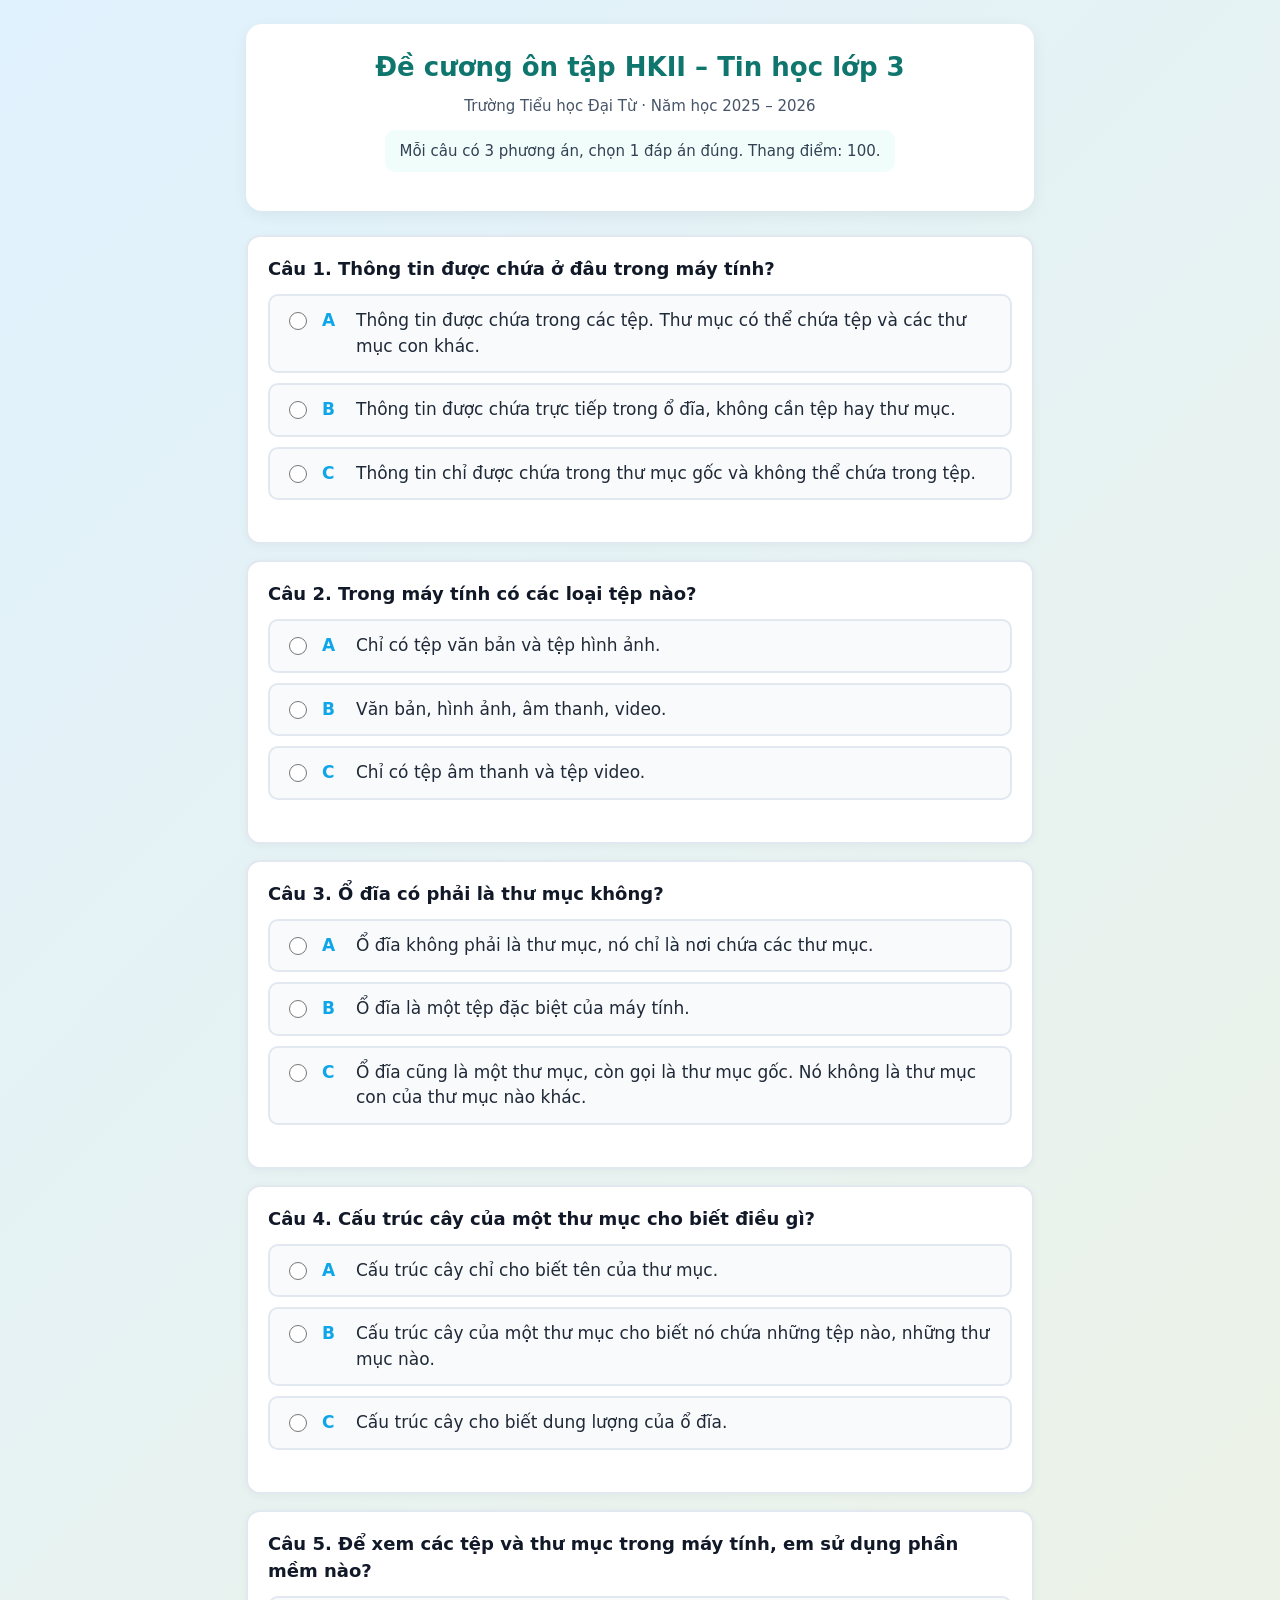
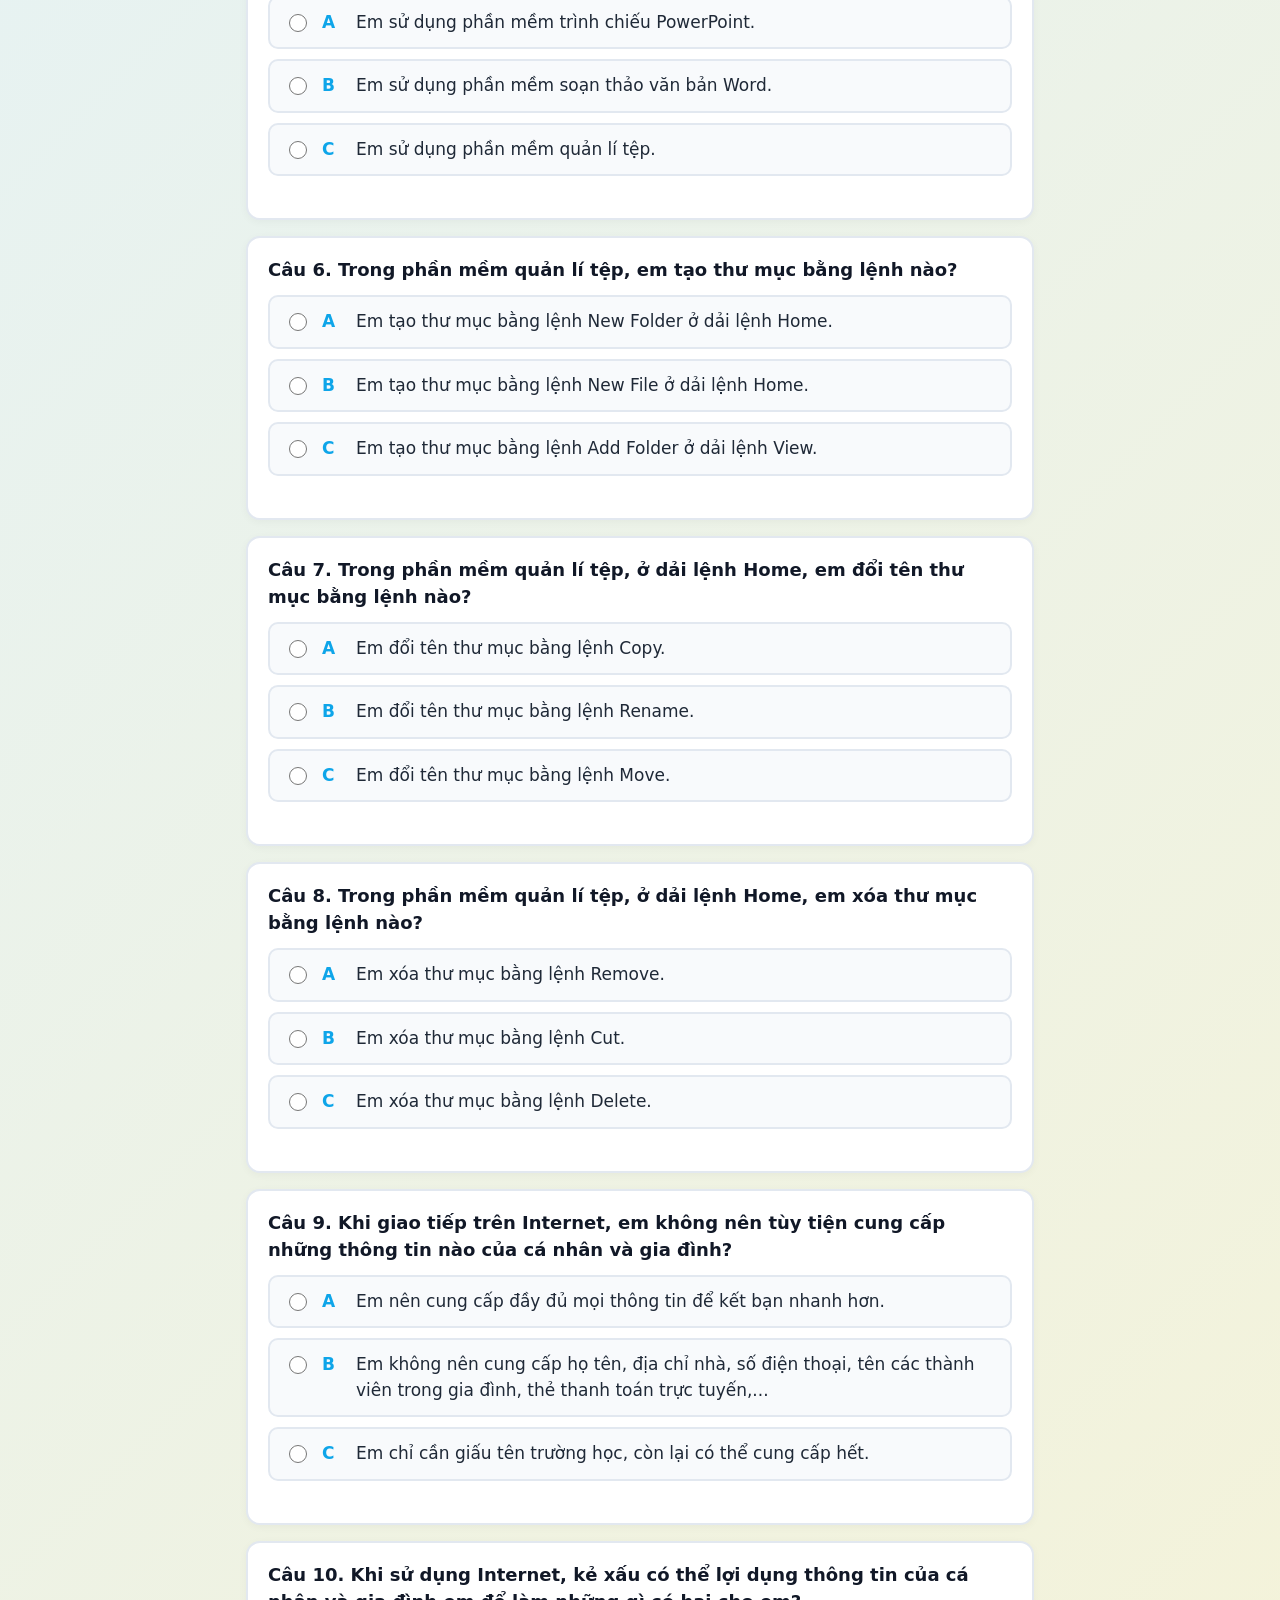
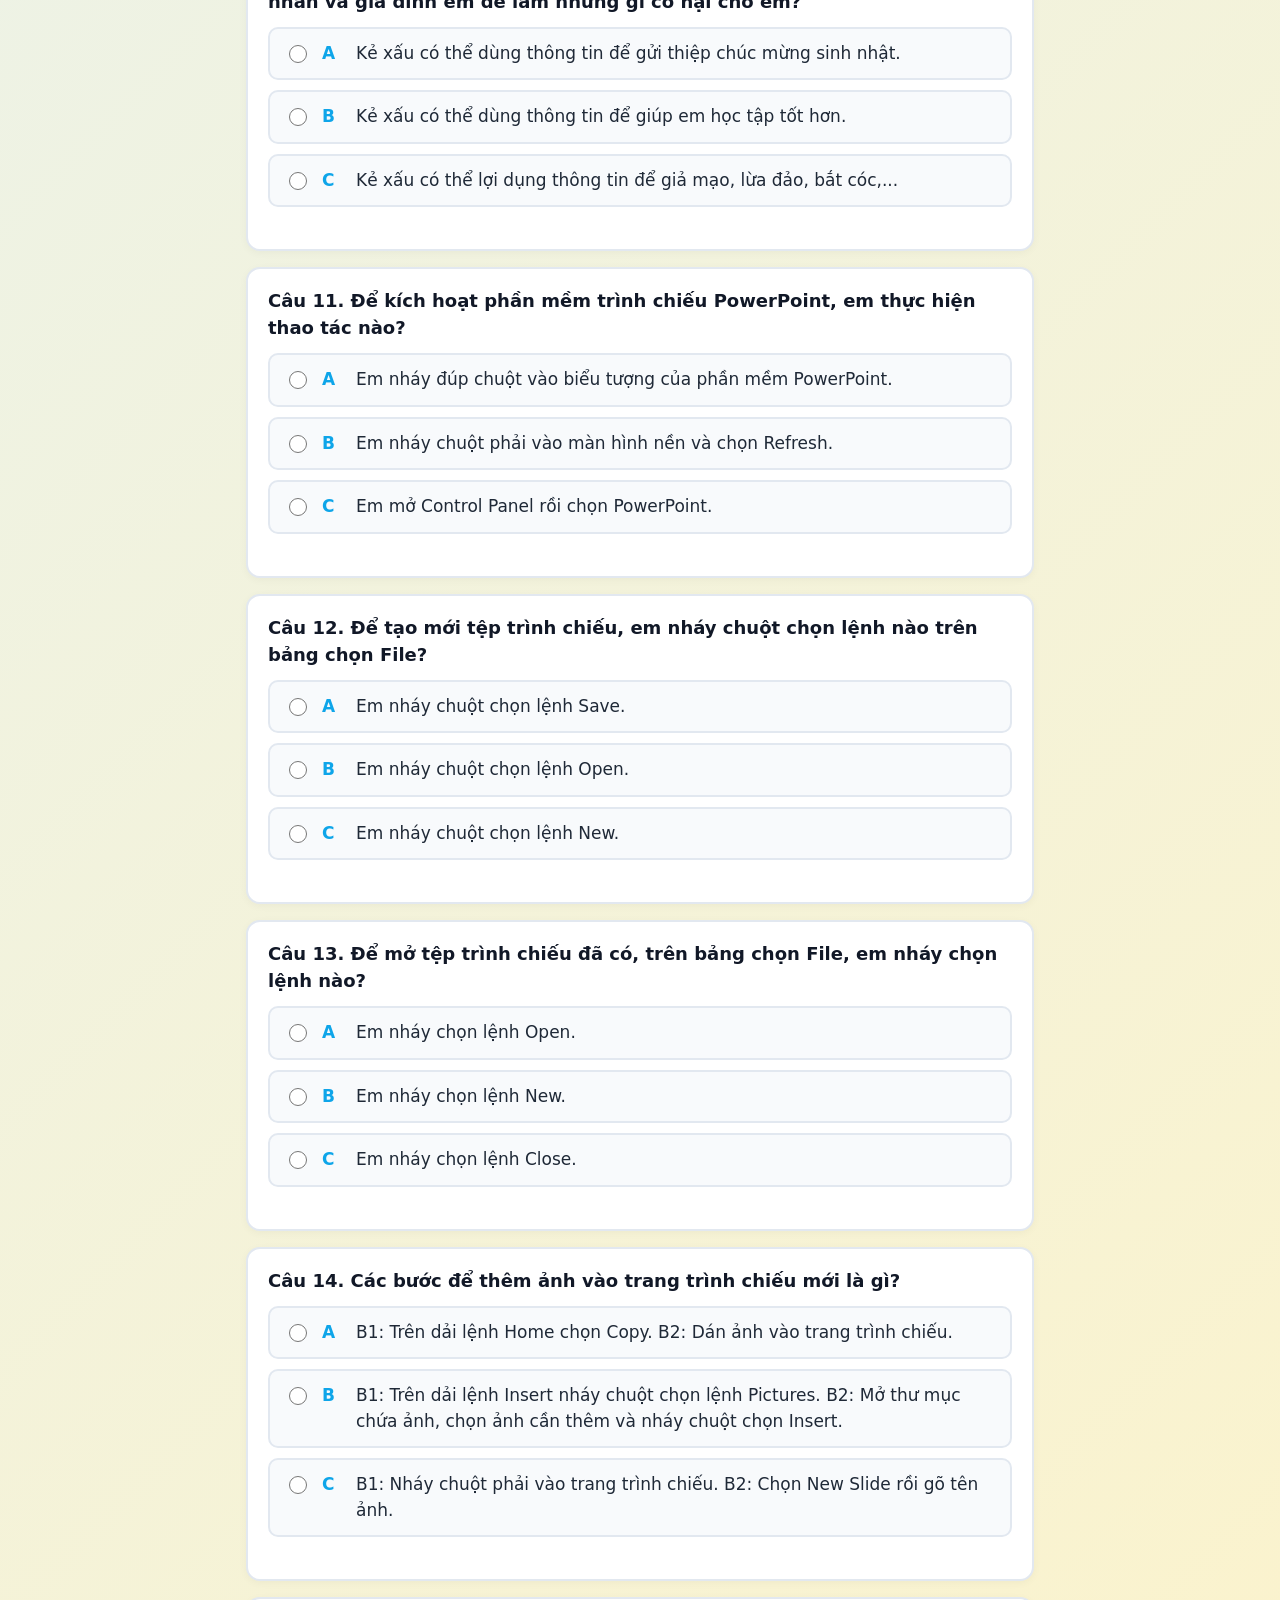
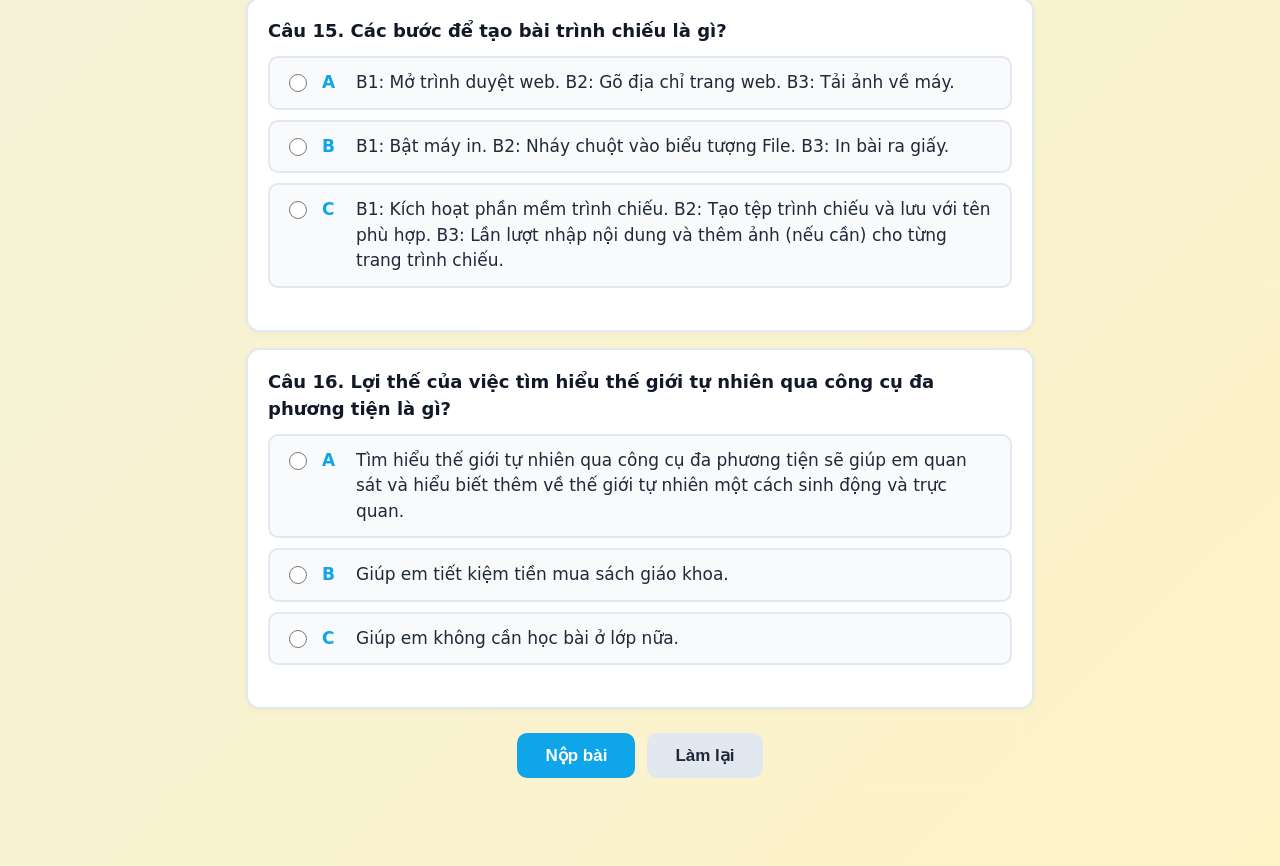
<file: index.html>
<!DOCTYPE html>
<html lang="vi">
<head>
  <meta charset="UTF-8" />
  <meta name="viewport" content="width=device-width, initial-scale=1.0" />
  <title>Ôn tập HKII - Tin học lớp 3</title>
  <link rel="stylesheet" href="styles.css" />
</head>
<body>
  <div class="container">
    <header>
      <h1>Đề cương ôn tập HKII – Tin học lớp 3</h1>
      <p class="subtitle">Trường Tiểu học Đại Từ · Năm học 2025 – 2026</p>
      <p class="instructions">Mỗi câu có 3 phương án, chọn 1 đáp án đúng. Thang điểm: 100.</p>
    </header>

    <section id="result" class="result" hidden></section>

    <main id="quiz"></main>

    <div class="actions">
      <button id="submit-btn" class="btn btn-primary" type="button">Nộp bài</button>
      <button id="reset-btn" class="btn btn-secondary" type="button">Làm lại</button>
    </div>
  </div>

  <script src="quiz.js"></script>
</body>
</html>
</file>
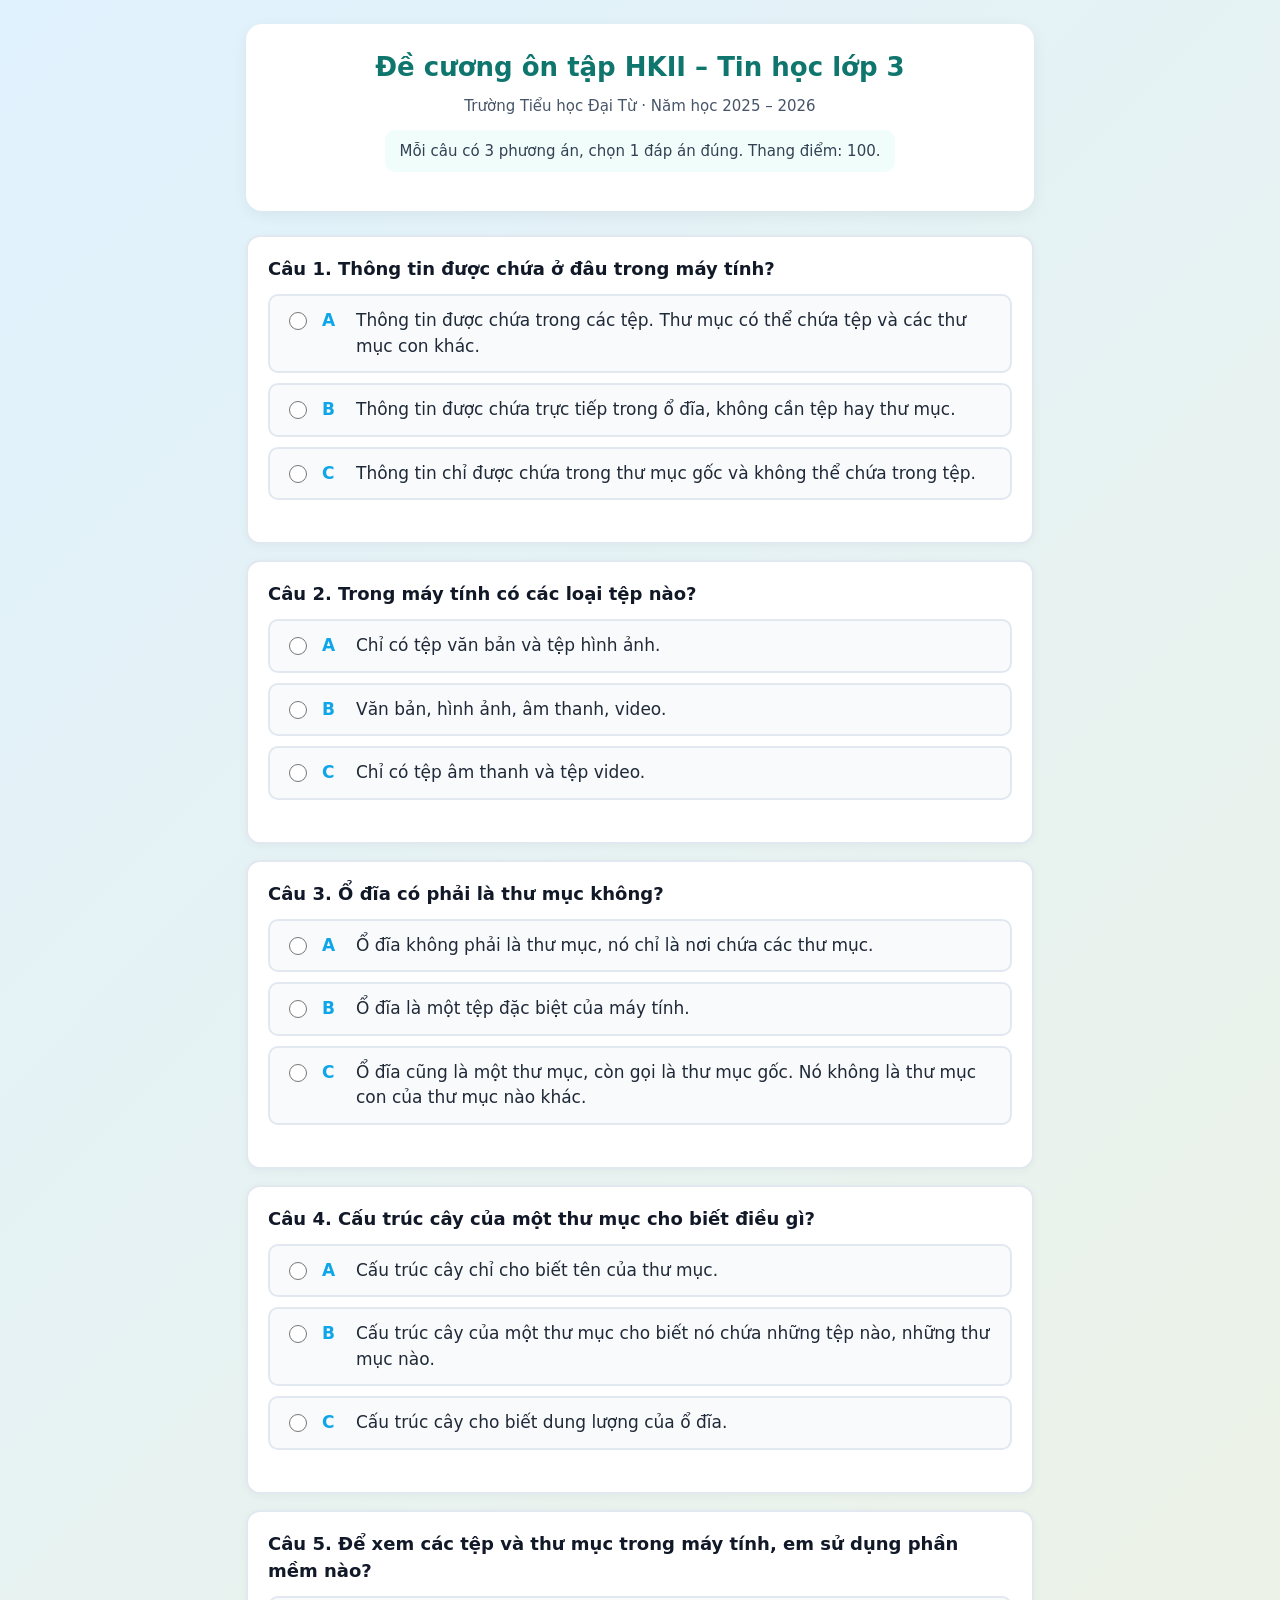
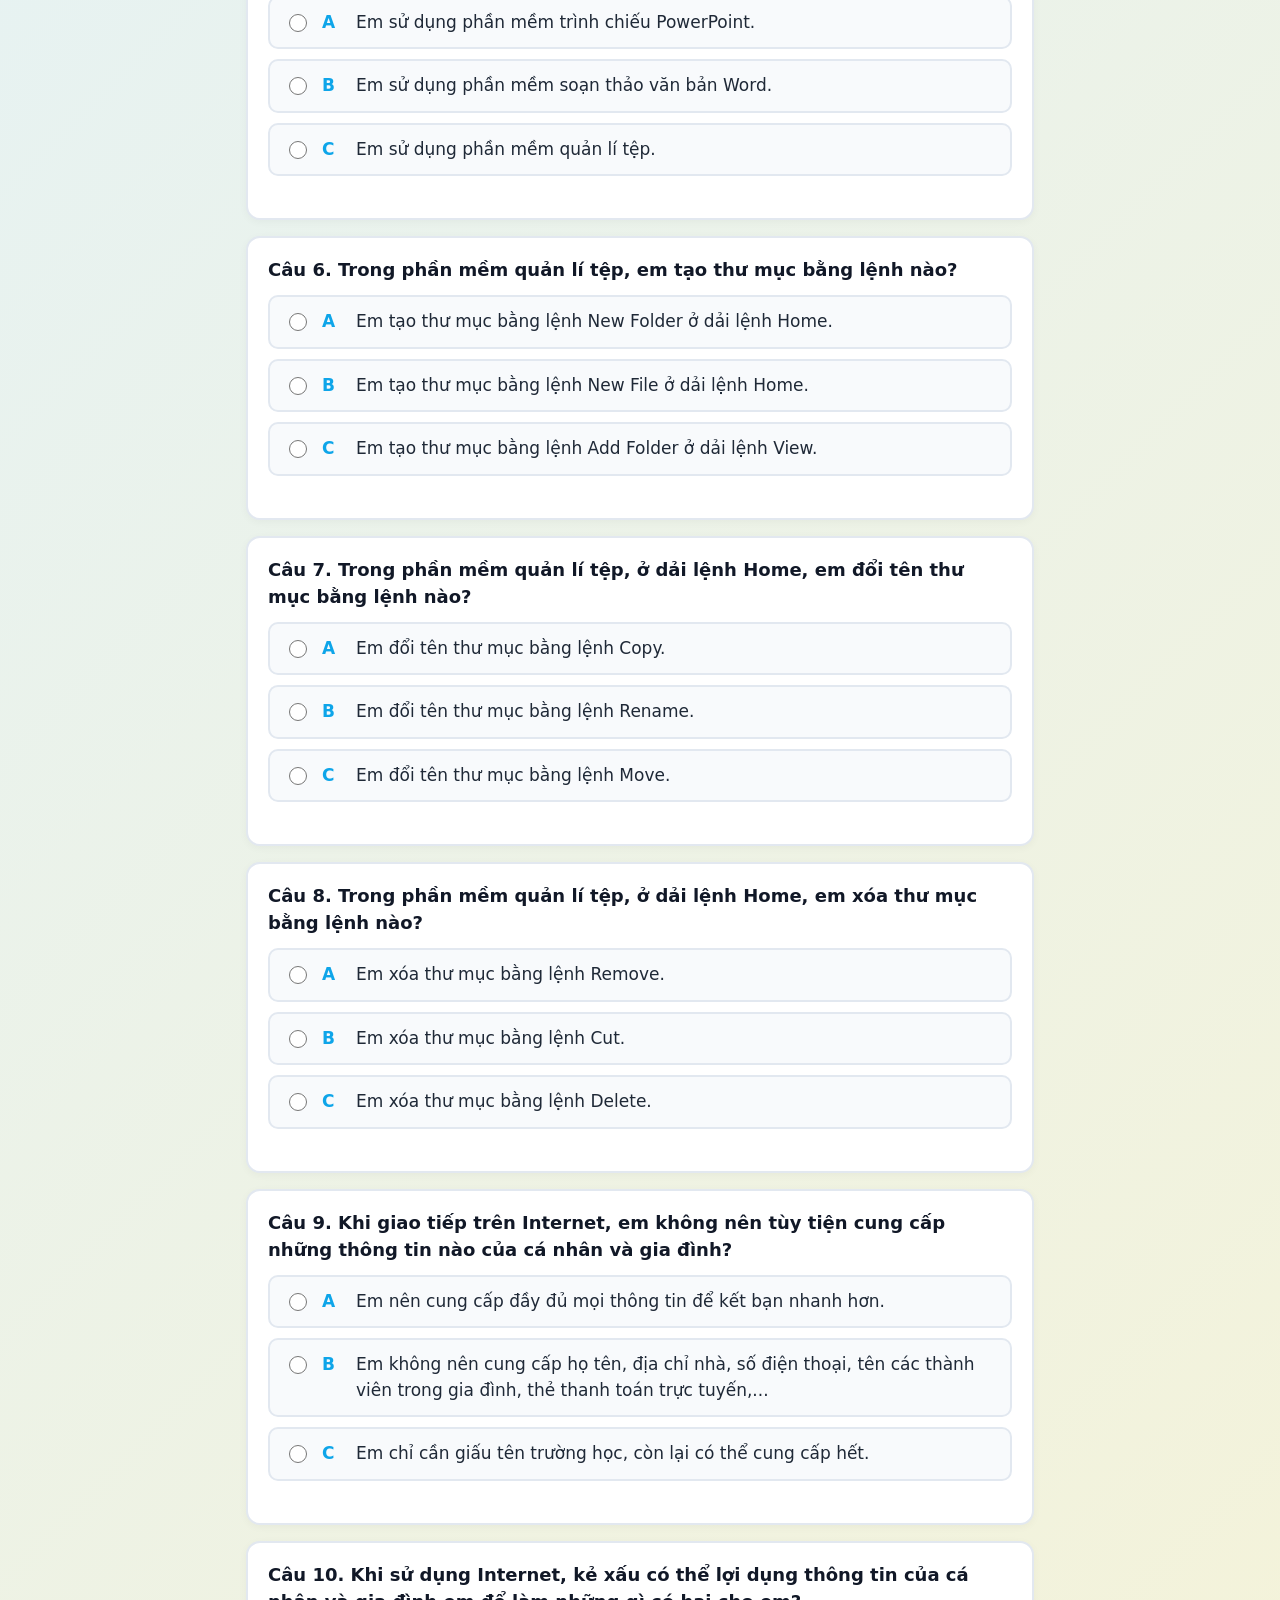
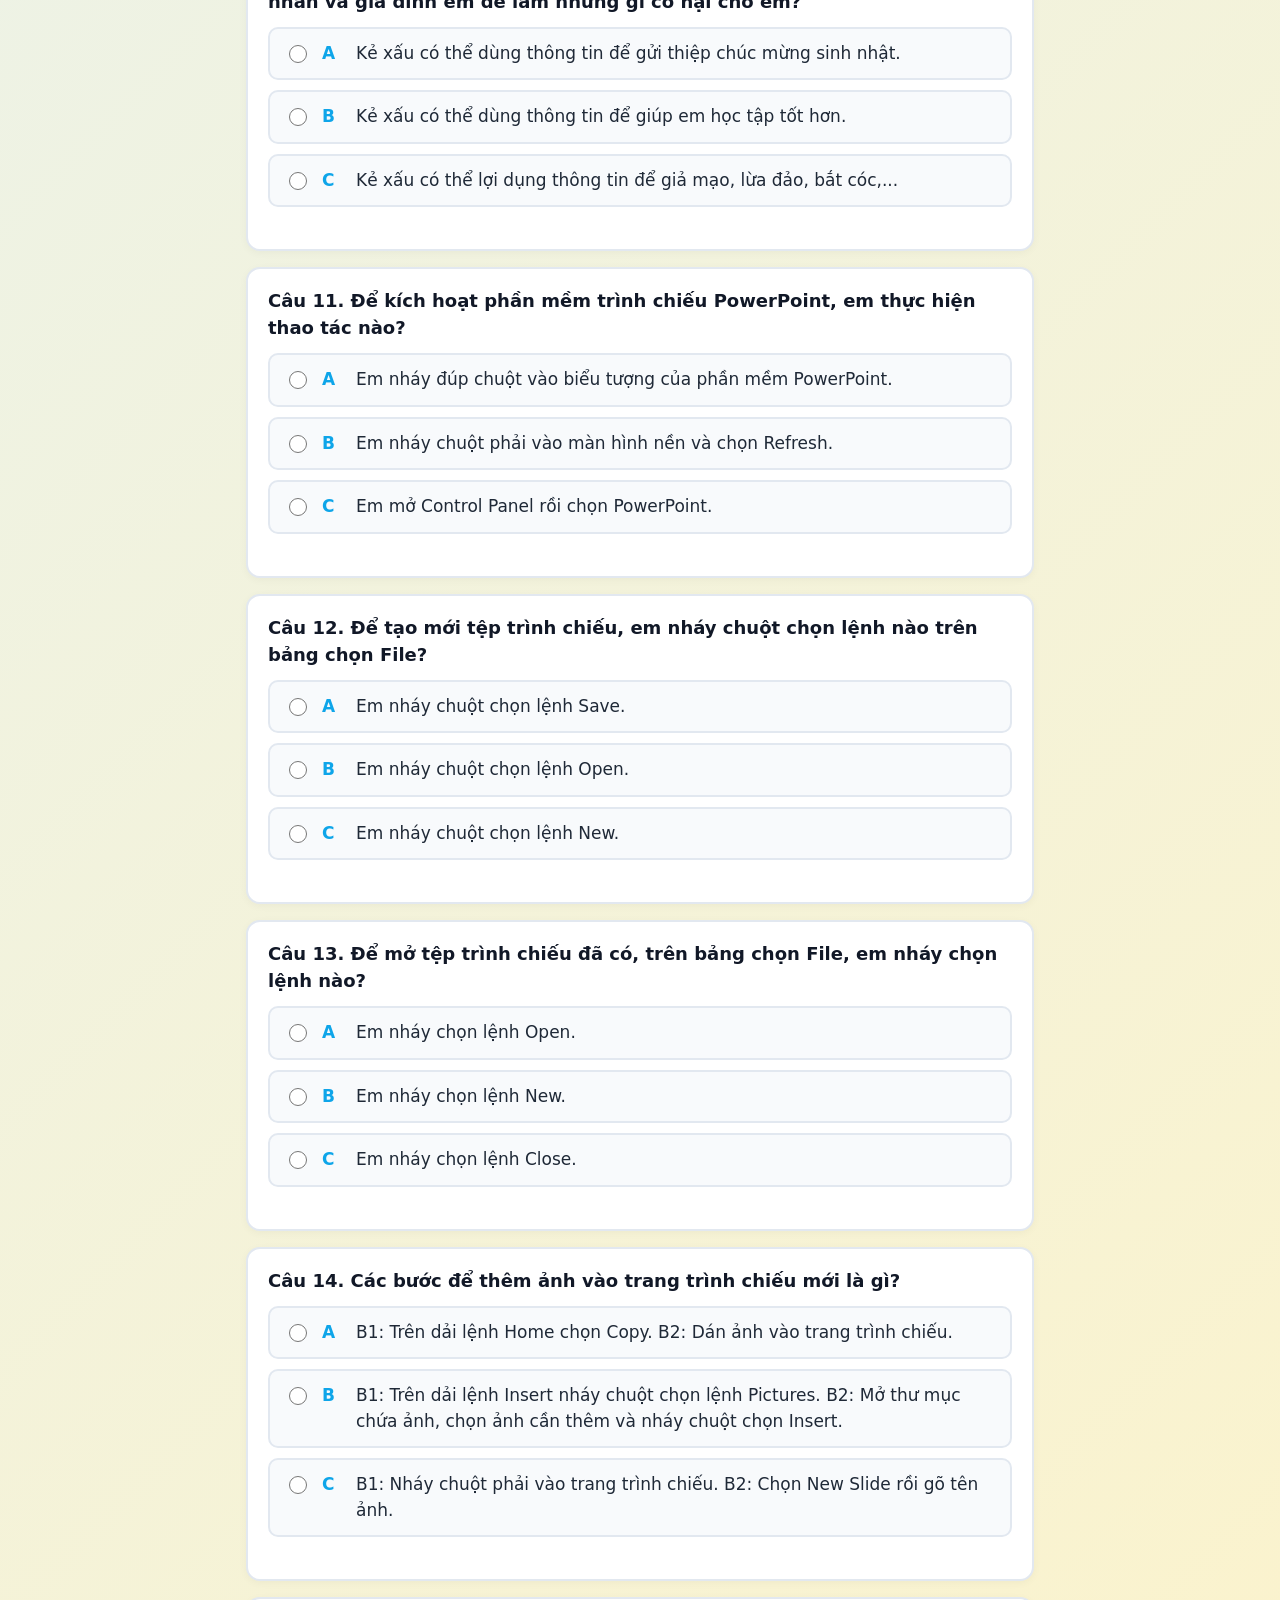
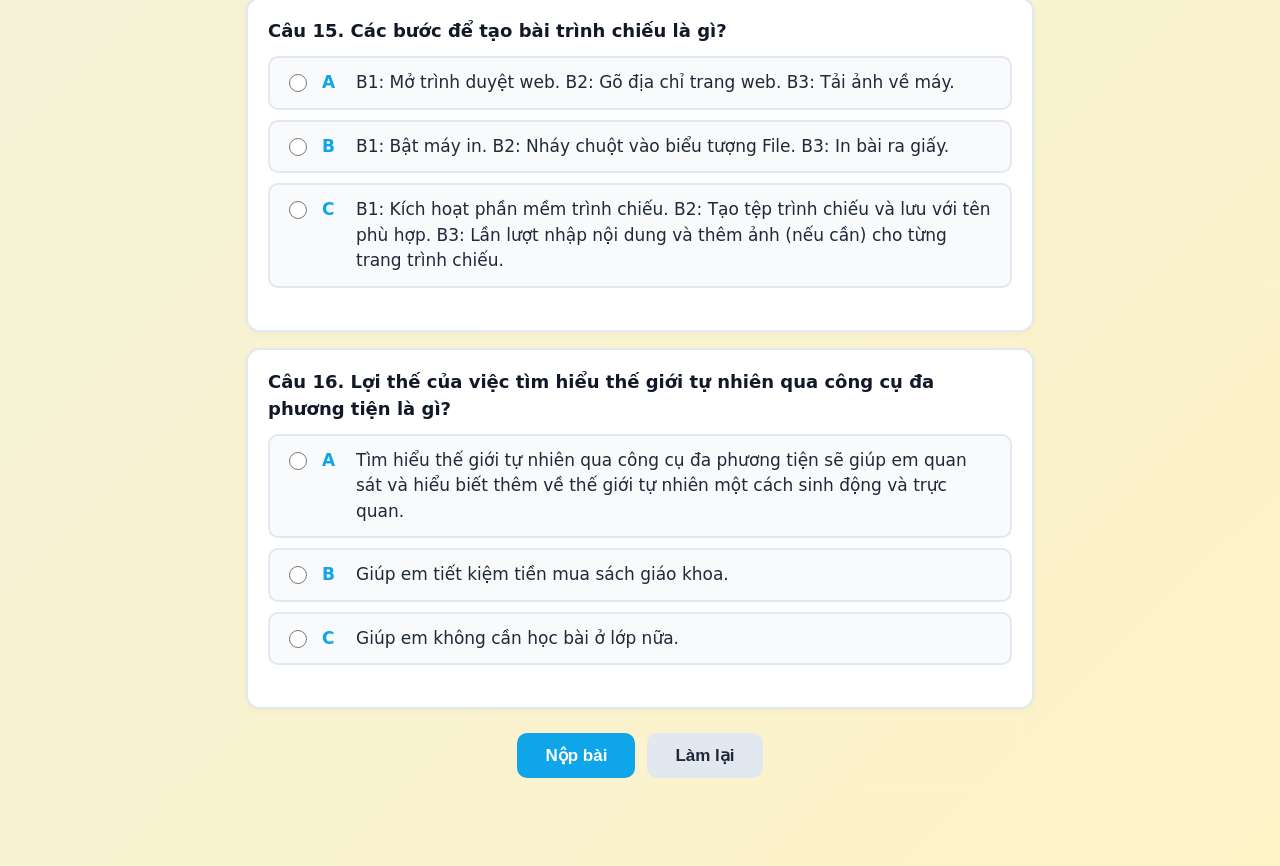
<file: quiz.html>
<!DOCTYPE html>
<html lang="vi">
<head>
  <meta charset="UTF-8" />
  <meta name="viewport" content="width=device-width, initial-scale=1.0" />
  <title>Ôn tập HKII - Tin học lớp 3</title>
  <style>
    * { box-sizing: border-box; }
    body {
      margin: 0;
      padding: 0;
      font-family: system-ui, -apple-system, "Segoe UI", Roboto, "Helvetica Neue", Arial, sans-serif;
      font-size: 17px;
      line-height: 1.5;
      color: #1f2937;
      background: linear-gradient(135deg, #e0f2fe 0%, #fef3c7 100%);
      min-height: 100vh;
    }
    .container { max-width: 820px; margin: 0 auto; padding: 24px 16px 64px; }
    header {
      text-align: center;
      padding: 24px 16px;
      background: #ffffff;
      border-radius: 16px;
      box-shadow: 0 4px 16px rgba(0,0,0,0.06);
      margin-bottom: 24px;
    }
    header h1 { margin: 0 0 8px; font-size: 26px; color: #0f766e; }
    header .subtitle { margin: 0; color: #475569; font-size: 15px; }
    header .instructions {
      margin-top: 12px;
      font-size: 15px;
      color: #334155;
      background: #f0fdfa;
      padding: 10px 14px;
      border-radius: 10px;
      display: inline-block;
    }
    .question-card {
      background: #ffffff;
      border: 2px solid #e2e8f0;
      border-radius: 14px;
      padding: 18px 20px;
      margin-bottom: 16px;
      box-shadow: 0 2px 8px rgba(0,0,0,0.04);
      transition: border-color 0.2s, background 0.2s;
    }
    .question-card.correct { border-color: #16a34a; background: #f0fdf4; }
    .question-card.wrong { border-color: #dc2626; background: #fef2f2; }
    .question-title { margin: 0 0 12px; font-size: 18px; color: #111827; font-weight: 600; }
    .options { display: flex; flex-direction: column; gap: 10px; }
    .option {
      display: flex;
      align-items: flex-start;
      gap: 12px;
      padding: 12px 14px;
      border: 2px solid #e2e8f0;
      border-radius: 10px;
      cursor: pointer;
      background: #f8fafc;
      transition: background 0.15s, border-color 0.15s;
    }
    .option:hover { background: #eff6ff; border-color: #93c5fd; }
    .option input[type="radio"] {
      margin-top: 4px;
      width: 18px;
      height: 18px;
      cursor: pointer;
      accent-color: #0ea5e9;
    }
    .option input[type="radio"]:disabled { cursor: not-allowed; }
    .option-letter { font-weight: 700; color: #0ea5e9; min-width: 22px; }
    .option-text { flex: 1; color: #1f2937; }
    .option.chosen-correct { background: #dcfce7; border-color: #16a34a; }
    .option.chosen-correct .option-letter { color: #16a34a; }
    .option.chosen-wrong { background: #fee2e2; border-color: #dc2626; }
    .option.chosen-wrong .option-letter { color: #dc2626; }
    .option.show-correct {
      background: #dcfce7;
      border-color: #16a34a;
      box-shadow: 0 0 0 2px #86efac inset;
    }
    .feedback { margin: 10px 0 0; font-size: 14px; color: #475569; font-style: italic; min-height: 1em; }
    .question-card.correct .feedback { color: #15803d; font-weight: 600; }
    .question-card.wrong .feedback { color: #b91c1c; font-weight: 600; }
    .actions { display: flex; gap: 12px; justify-content: center; margin: 24px 0; flex-wrap: wrap; }
    .btn {
      font-size: 17px;
      font-weight: 600;
      padding: 12px 28px;
      border: none;
      border-radius: 10px;
      cursor: pointer;
      transition: transform 0.1s, box-shadow 0.15s, background 0.15s;
    }
    .btn:hover { transform: translateY(-1px); box-shadow: 0 6px 14px rgba(0,0,0,0.12); }
    .btn:disabled { opacity: 0.6; cursor: not-allowed; transform: none; box-shadow: none; }
    .btn-primary { background: #0ea5e9; color: #ffffff; }
    .btn-primary:hover:not(:disabled) { background: #0284c7; }
    .btn-secondary { background: #e2e8f0; color: #1f2937; }
    .btn-secondary:hover:not(:disabled) { background: #cbd5e1; }
    .result {
      padding: 20px 24px;
      border-radius: 14px;
      text-align: center;
      background: #ffffff;
      box-shadow: 0 4px 16px rgba(0,0,0,0.08);
      margin-bottom: 20px;
    }
    .result h2 { margin: 0 0 12px; font-size: 22px; }
    .result .score { font-size: 20px; margin: 6px 0; }
    .result .score strong { font-size: 32px; color: #0ea5e9; }
    .result.good { border: 3px solid #16a34a; }
    .result.good .score strong { color: #16a34a; }
    .result.ok { border: 3px solid #eab308; }
    .result.ok .score strong { color: #ca8a04; }
    .result.bad { border: 3px solid #dc2626; }
    .result.bad .score strong { color: #dc2626; }
    @media (max-width: 520px) {
      body { font-size: 16px; }
      header h1 { font-size: 22px; }
      .question-title { font-size: 16px; }
      .btn { width: 100%; }
    }
  </style>
</head>
<body>
  <div class="container">
    <header>
      <h1>Đề cương ôn tập HKII – Tin học lớp 3</h1>
      <p class="subtitle">Trường Tiểu học Đại Từ · Năm học 2025 – 2026</p>
      <p class="instructions">Mỗi câu có 3 phương án, chọn 1 đáp án đúng. Thang điểm: 100.</p>
    </header>

    <section id="result" class="result" hidden></section>
    <main id="quiz"></main>

    <div class="actions">
      <button id="submit-btn" class="btn btn-primary" type="button">Nộp bài</button>
      <button id="reset-btn" class="btn btn-secondary" type="button">Làm lại</button>
    </div>
  </div>

  <script>
    const QUESTIONS = [
      {
        q: "Câu 1. Thông tin được chứa ở đâu trong máy tính?",
        options: [
          "Thông tin được chứa trong các tệp. Thư mục có thể chứa tệp và các thư mục con khác.",
          "Thông tin được chứa trực tiếp trong ổ đĩa, không cần tệp hay thư mục.",
          "Thông tin chỉ được chứa trong thư mục gốc và không thể chứa trong tệp."
        ],
        correct: 0
      },
      {
        q: "Câu 2. Trong máy tính có các loại tệp nào?",
        options: [
          "Chỉ có tệp văn bản và tệp hình ảnh.",
          "Văn bản, hình ảnh, âm thanh, video.",
          "Chỉ có tệp âm thanh và tệp video."
        ],
        correct: 1
      },
      {
        q: "Câu 3. Ổ đĩa có phải là thư mục không?",
        options: [
          "Ổ đĩa không phải là thư mục, nó chỉ là nơi chứa các thư mục.",
          "Ổ đĩa là một tệp đặc biệt của máy tính.",
          "Ổ đĩa cũng là một thư mục, còn gọi là thư mục gốc. Nó không là thư mục con của thư mục nào khác."
        ],
        correct: 2
      },
      {
        q: "Câu 4. Cấu trúc cây của một thư mục cho biết điều gì?",
        options: [
          "Cấu trúc cây chỉ cho biết tên của thư mục.",
          "Cấu trúc cây của một thư mục cho biết nó chứa những tệp nào, những thư mục nào.",
          "Cấu trúc cây cho biết dung lượng của ổ đĩa."
        ],
        correct: 1
      },
      {
        q: "Câu 5. Để xem các tệp và thư mục trong máy tính, em sử dụng phần mềm nào?",
        options: [
          "Em sử dụng phần mềm trình chiếu PowerPoint.",
          "Em sử dụng phần mềm soạn thảo văn bản Word.",
          "Em sử dụng phần mềm quản lí tệp."
        ],
        correct: 2
      },
      {
        q: "Câu 6. Trong phần mềm quản lí tệp, em tạo thư mục bằng lệnh nào?",
        options: [
          "Em tạo thư mục bằng lệnh New Folder ở dải lệnh Home.",
          "Em tạo thư mục bằng lệnh New File ở dải lệnh Home.",
          "Em tạo thư mục bằng lệnh Add Folder ở dải lệnh View."
        ],
        correct: 0
      },
      {
        q: "Câu 7. Trong phần mềm quản lí tệp, ở dải lệnh Home, em đổi tên thư mục bằng lệnh nào?",
        options: [
          "Em đổi tên thư mục bằng lệnh Copy.",
          "Em đổi tên thư mục bằng lệnh Rename.",
          "Em đổi tên thư mục bằng lệnh Move."
        ],
        correct: 1
      },
      {
        q: "Câu 8. Trong phần mềm quản lí tệp, ở dải lệnh Home, em xóa thư mục bằng lệnh nào?",
        options: [
          "Em xóa thư mục bằng lệnh Remove.",
          "Em xóa thư mục bằng lệnh Cut.",
          "Em xóa thư mục bằng lệnh Delete."
        ],
        correct: 2
      },
      {
        q: "Câu 9. Khi giao tiếp trên Internet, em không nên tùy tiện cung cấp những thông tin nào của cá nhân và gia đình?",
        options: [
          "Em nên cung cấp đầy đủ mọi thông tin để kết bạn nhanh hơn.",
          "Em không nên cung cấp họ tên, địa chỉ nhà, số điện thoại, tên các thành viên trong gia đình, thẻ thanh toán trực tuyến,...",
          "Em chỉ cần giấu tên trường học, còn lại có thể cung cấp hết."
        ],
        correct: 1
      },
      {
        q: "Câu 10. Khi sử dụng Internet, kẻ xấu có thể lợi dụng thông tin của cá nhân và gia đình em để làm những gì có hại cho em?",
        options: [
          "Kẻ xấu có thể dùng thông tin để gửi thiệp chúc mừng sinh nhật.",
          "Kẻ xấu có thể dùng thông tin để giúp em học tập tốt hơn.",
          "Kẻ xấu có thể lợi dụng thông tin để giả mạo, lừa đảo, bắt cóc,..."
        ],
        correct: 2
      },
      {
        q: "Câu 11. Để kích hoạt phần mềm trình chiếu PowerPoint, em thực hiện thao tác nào?",
        options: [
          "Em nháy đúp chuột vào biểu tượng của phần mềm PowerPoint.",
          "Em nháy chuột phải vào màn hình nền và chọn Refresh.",
          "Em mở Control Panel rồi chọn PowerPoint."
        ],
        correct: 0
      },
      {
        q: "Câu 12. Để tạo mới tệp trình chiếu, em nháy chuột chọn lệnh nào trên bảng chọn File?",
        options: [
          "Em nháy chuột chọn lệnh Save.",
          "Em nháy chuột chọn lệnh Open.",
          "Em nháy chuột chọn lệnh New."
        ],
        correct: 2
      },
      {
        q: "Câu 13. Để mở tệp trình chiếu đã có, trên bảng chọn File, em nháy chọn lệnh nào?",
        options: [
          "Em nháy chọn lệnh Open.",
          "Em nháy chọn lệnh New.",
          "Em nháy chọn lệnh Close."
        ],
        correct: 0
      },
      {
        q: "Câu 14. Các bước để thêm ảnh vào trang trình chiếu mới là gì?",
        options: [
          "B1: Trên dải lệnh Home chọn Copy. B2: Dán ảnh vào trang trình chiếu.",
          "B1: Trên dải lệnh Insert nháy chuột chọn lệnh Pictures. B2: Mở thư mục chứa ảnh, chọn ảnh cần thêm và nháy chuột chọn Insert.",
          "B1: Nháy chuột phải vào trang trình chiếu. B2: Chọn New Slide rồi gõ tên ảnh."
        ],
        correct: 1
      },
      {
        q: "Câu 15. Các bước để tạo bài trình chiếu là gì?",
        options: [
          "B1: Mở trình duyệt web. B2: Gõ địa chỉ trang web. B3: Tải ảnh về máy.",
          "B1: Bật máy in. B2: Nháy chuột vào biểu tượng File. B3: In bài ra giấy.",
          "B1: Kích hoạt phần mềm trình chiếu. B2: Tạo tệp trình chiếu và lưu với tên phù hợp. B3: Lần lượt nhập nội dung và thêm ảnh (nếu cần) cho từng trang trình chiếu."
        ],
        correct: 2
      },
      {
        q: "Câu 16. Lợi thế của việc tìm hiểu thế giới tự nhiên qua công cụ đa phương tiện là gì?",
        options: [
          "Tìm hiểu thế giới tự nhiên qua công cụ đa phương tiện sẽ giúp em quan sát và hiểu biết thêm về thế giới tự nhiên một cách sinh động và trực quan.",
          "Giúp em tiết kiệm tiền mua sách giáo khoa.",
          "Giúp em không cần học bài ở lớp nữa."
        ],
        correct: 0
      }
    ];

    const quizEl = document.getElementById("quiz");
    const submitBtn = document.getElementById("submit-btn");
    const resetBtn = document.getElementById("reset-btn");
    const resultEl = document.getElementById("result");

    function renderQuiz() {
      quizEl.innerHTML = "";
      QUESTIONS.forEach((item, qIndex) => {
        const card = document.createElement("div");
        card.className = "question-card";
        card.id = `q-${qIndex}`;

        const title = document.createElement("h3");
        title.className = "question-title";
        title.textContent = item.q;
        card.appendChild(title);

        const optList = document.createElement("div");
        optList.className = "options";
        item.options.forEach((optText, oIndex) => {
          const optId = `q${qIndex}-o${oIndex}`;
          const label = document.createElement("label");
          label.className = "option";
          label.setAttribute("for", optId);

          const input = document.createElement("input");
          input.type = "radio";
          input.name = `question-${qIndex}`;
          input.id = optId;
          input.value = String(oIndex);

          const span = document.createElement("span");
          span.className = "option-letter";
          span.textContent = String.fromCharCode(65 + oIndex);

          const text = document.createElement("span");
          text.className = "option-text";
          text.textContent = optText;

          label.appendChild(input);
          label.appendChild(span);
          label.appendChild(text);
          optList.appendChild(label);
        });
        card.appendChild(optList);

        const feedback = document.createElement("p");
        feedback.className = "feedback";
        feedback.id = `feedback-${qIndex}`;
        card.appendChild(feedback);

        quizEl.appendChild(card);
      });
    }

    function getSelected(qIndex) {
      const selected = document.querySelector(`input[name="question-${qIndex}"]:checked`);
      return selected ? parseInt(selected.value, 10) : null;
    }

    function handleSubmit() {
      const unanswered = [];
      QUESTIONS.forEach((_, i) => {
        if (getSelected(i) === null) unanswered.push(i);
      });

      if (unanswered.length > 0) {
        const firstUnanswered = document.getElementById(`q-${unanswered[0]}`);
        firstUnanswered.scrollIntoView({ behavior: "smooth", block: "center" });
        alert(`Em còn ${unanswered.length} câu chưa chọn đáp án. Hãy làm đầy đủ trước khi nộp bài nhé!`);
        return;
      }

      let correctCount = 0;
      QUESTIONS.forEach((item, i) => {
        const selected = getSelected(i);
        const card = document.getElementById(`q-${i}`);
        const feedback = document.getElementById(`feedback-${i}`);
        card.classList.remove("correct", "wrong");

        const labels = card.querySelectorAll(".option");
        labels.forEach((label) => {
          label.classList.remove("chosen-correct", "chosen-wrong", "show-correct");
          const input = label.querySelector("input");
          input.disabled = true;
        });

        if (selected === item.correct) {
          correctCount++;
          card.classList.add("correct");
          labels[selected].classList.add("chosen-correct");
          feedback.textContent = "Chính xác!";
        } else {
          card.classList.add("wrong");
          labels[selected].classList.add("chosen-wrong");
          labels[item.correct].classList.add("show-correct");
          feedback.textContent = `Đáp án đúng: ${String.fromCharCode(65 + item.correct)}. ${item.options[item.correct]}`;
        }
      });

      const total = QUESTIONS.length;
      const score = Math.round((correctCount / total) * 100 * 10) / 10;

      resultEl.hidden = false;
      resultEl.innerHTML = `
        <h2>Kết quả bài thi</h2>
        <p class="score">Điểm: <strong>${score}</strong> / 100</p>
        <p>Số câu đúng: <strong>${correctCount}</strong> / ${total}</p>
      `;
      resultEl.classList.remove("good", "ok", "bad");
      if (score >= 80) resultEl.classList.add("good");
      else if (score >= 50) resultEl.classList.add("ok");
      else resultEl.classList.add("bad");

      submitBtn.disabled = true;
      resultEl.scrollIntoView({ behavior: "smooth", block: "start" });
    }

    function handleReset() {
      document.querySelectorAll('input[type="radio"]').forEach((input) => {
        input.checked = false;
        input.disabled = false;
      });
      document.querySelectorAll(".question-card").forEach((card) => {
        card.classList.remove("correct", "wrong");
      });
      document.querySelectorAll(".option").forEach((opt) => {
        opt.classList.remove("chosen-correct", "chosen-wrong", "show-correct");
      });
      document.querySelectorAll(".feedback").forEach((f) => {
        f.textContent = "";
      });
      resultEl.hidden = true;
      resultEl.innerHTML = "";
      submitBtn.disabled = false;
      window.scrollTo({ top: 0, behavior: "smooth" });
    }

    renderQuiz();
    submitBtn.addEventListener("click", handleSubmit);
    resetBtn.addEventListener("click", handleReset);
  </script>
</body>
</html>
</file>
<file: styles.css>
* {
  box-sizing: border-box;
}

body {
  margin: 0;
  padding: 0;
  font-family: system-ui, -apple-system, "Segoe UI", Roboto, "Helvetica Neue", Arial, sans-serif;
  font-size: 17px;
  line-height: 1.5;
  color: #1f2937;
  background: linear-gradient(135deg, #e0f2fe 0%, #fef3c7 100%);
  min-height: 100vh;
}

.container {
  max-width: 820px;
  margin: 0 auto;
  padding: 24px 16px 64px;
}

header {
  text-align: center;
  padding: 24px 16px;
  background: #ffffff;
  border-radius: 16px;
  box-shadow: 0 4px 16px rgba(0, 0, 0, 0.06);
  margin-bottom: 24px;
}

header h1 {
  margin: 0 0 8px;
  font-size: 26px;
  color: #0f766e;
}

header .subtitle {
  margin: 0;
  color: #475569;
  font-size: 15px;
}

header .instructions {
  margin-top: 12px;
  font-size: 15px;
  color: #334155;
  background: #f0fdfa;
  padding: 10px 14px;
  border-radius: 10px;
  display: inline-block;
}

.question-card {
  background: #ffffff;
  border: 2px solid #e2e8f0;
  border-radius: 14px;
  padding: 18px 20px;
  margin-bottom: 16px;
  box-shadow: 0 2px 8px rgba(0, 0, 0, 0.04);
  transition: border-color 0.2s, background 0.2s;
}

.question-card.correct {
  border-color: #16a34a;
  background: #f0fdf4;
}

.question-card.wrong {
  border-color: #dc2626;
  background: #fef2f2;
}

.question-title {
  margin: 0 0 12px;
  font-size: 18px;
  color: #111827;
  font-weight: 600;
}

.options {
  display: flex;
  flex-direction: column;
  gap: 10px;
}

.option {
  display: flex;
  align-items: flex-start;
  gap: 12px;
  padding: 12px 14px;
  border: 2px solid #e2e8f0;
  border-radius: 10px;
  cursor: pointer;
  background: #f8fafc;
  transition: background 0.15s, border-color 0.15s;
}

.option:hover {
  background: #eff6ff;
  border-color: #93c5fd;
}

.option input[type="radio"] {
  margin-top: 4px;
  width: 18px;
  height: 18px;
  cursor: pointer;
  accent-color: #0ea5e9;
}

.option input[type="radio"]:disabled {
  cursor: not-allowed;
}

.option-letter {
  font-weight: 700;
  color: #0ea5e9;
  min-width: 22px;
}

.option-text {
  flex: 1;
  color: #1f2937;
}

.option.chosen-correct {
  background: #dcfce7;
  border-color: #16a34a;
}

.option.chosen-correct .option-letter {
  color: #16a34a;
}

.option.chosen-wrong {
  background: #fee2e2;
  border-color: #dc2626;
}

.option.chosen-wrong .option-letter {
  color: #dc2626;
}

.option.show-correct {
  background: #dcfce7;
  border-color: #16a34a;
  box-shadow: 0 0 0 2px #86efac inset;
}

.feedback {
  margin: 10px 0 0;
  font-size: 14px;
  color: #475569;
  font-style: italic;
  min-height: 1em;
}

.question-card.correct .feedback {
  color: #15803d;
  font-weight: 600;
}

.question-card.wrong .feedback {
  color: #b91c1c;
  font-weight: 600;
}

.actions {
  display: flex;
  gap: 12px;
  justify-content: center;
  margin: 24px 0;
  flex-wrap: wrap;
}

.btn {
  font-size: 17px;
  font-weight: 600;
  padding: 12px 28px;
  border: none;
  border-radius: 10px;
  cursor: pointer;
  transition: transform 0.1s, box-shadow 0.15s, background 0.15s;
}

.btn:hover {
  transform: translateY(-1px);
  box-shadow: 0 6px 14px rgba(0, 0, 0, 0.12);
}

.btn:disabled {
  opacity: 0.6;
  cursor: not-allowed;
  transform: none;
  box-shadow: none;
}

.btn-primary {
  background: #0ea5e9;
  color: #ffffff;
}

.btn-primary:hover:not(:disabled) {
  background: #0284c7;
}

.btn-secondary {
  background: #e2e8f0;
  color: #1f2937;
}

.btn-secondary:hover:not(:disabled) {
  background: #cbd5e1;
}

.result {
  padding: 20px 24px;
  border-radius: 14px;
  text-align: center;
  background: #ffffff;
  box-shadow: 0 4px 16px rgba(0, 0, 0, 0.08);
  margin-bottom: 20px;
}

.result h2 {
  margin: 0 0 12px;
  font-size: 22px;
}

.result .score {
  font-size: 20px;
  margin: 6px 0;
}

.result .score strong {
  font-size: 32px;
  color: #0ea5e9;
}

.result.good {
  border: 3px solid #16a34a;
}

.result.good .score strong {
  color: #16a34a;
}

.result.ok {
  border: 3px solid #eab308;
}

.result.ok .score strong {
  color: #ca8a04;
}

.result.bad {
  border: 3px solid #dc2626;
}

.result.bad .score strong {
  color: #dc2626;
}

@media (max-width: 520px) {
  body {
    font-size: 16px;
  }
  header h1 {
    font-size: 22px;
  }
  .question-title {
    font-size: 16px;
  }
  .btn {
    width: 100%;
  }
}
</file>
